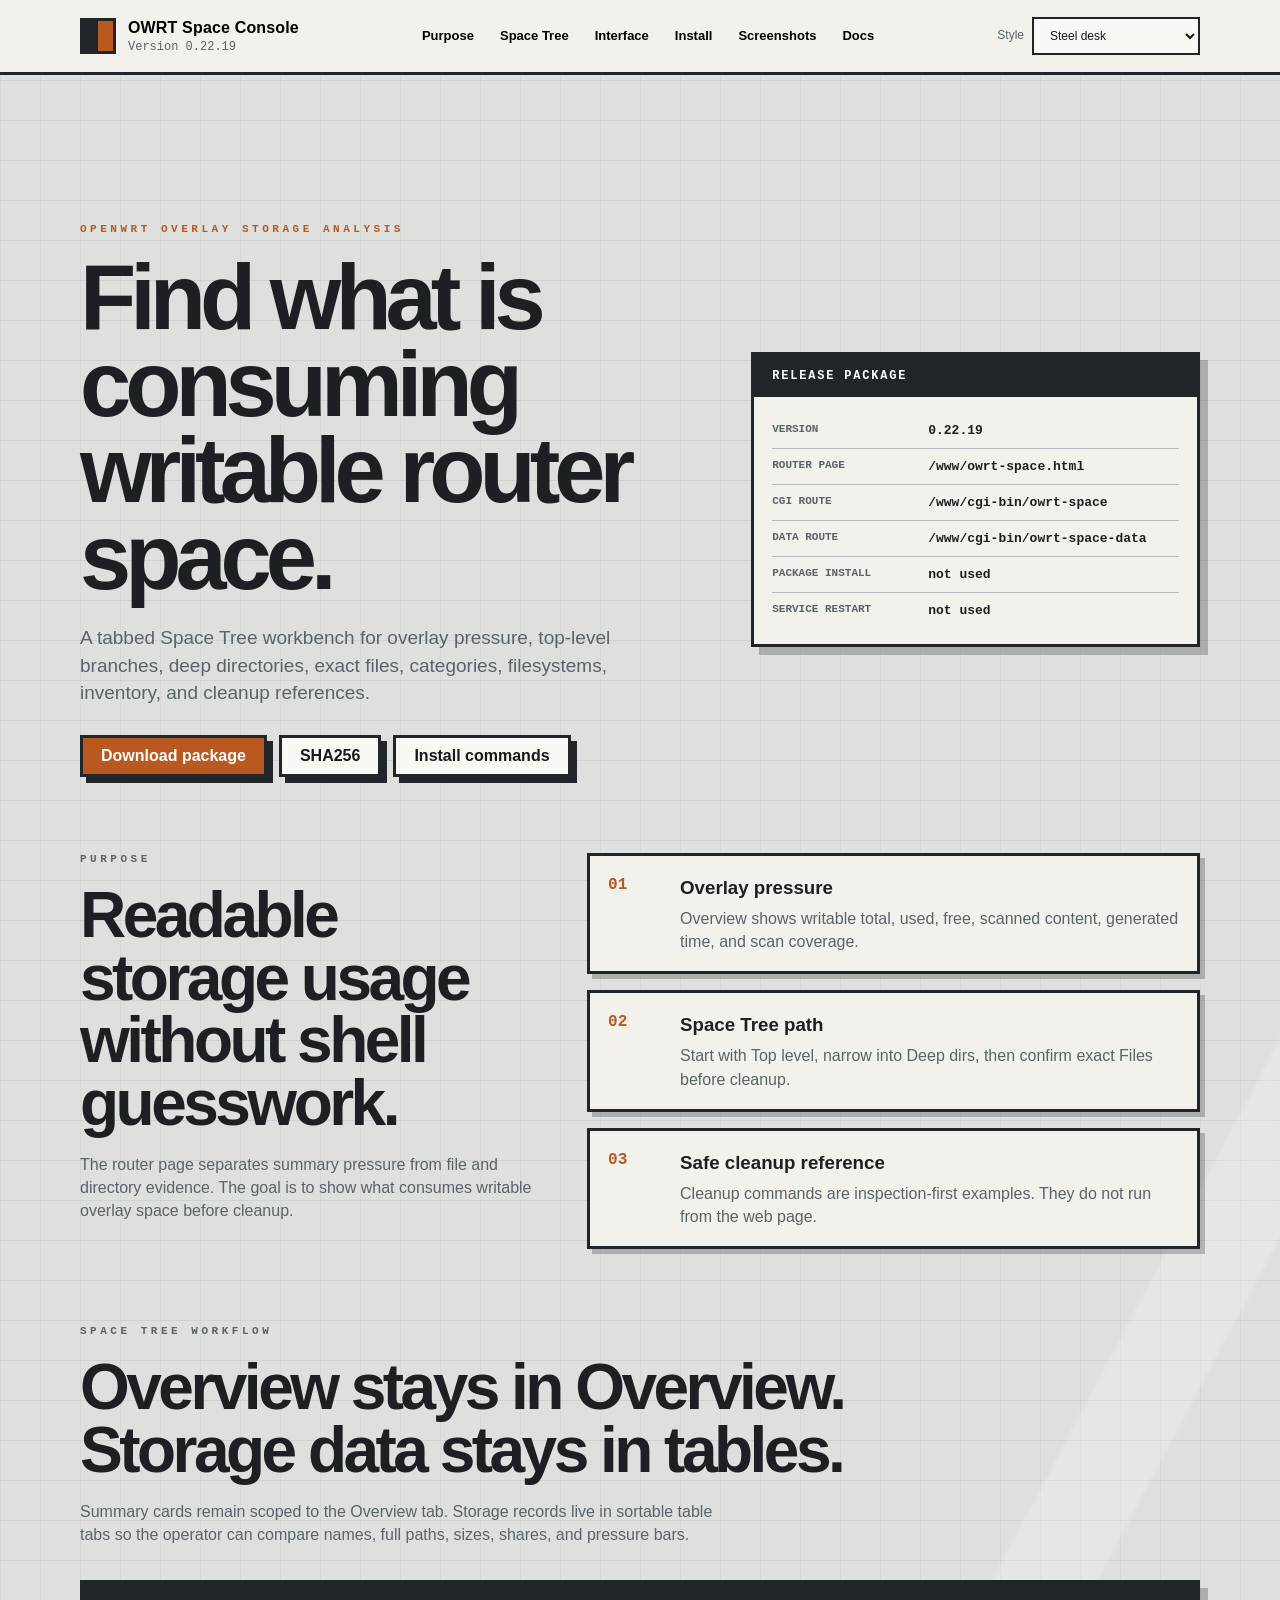
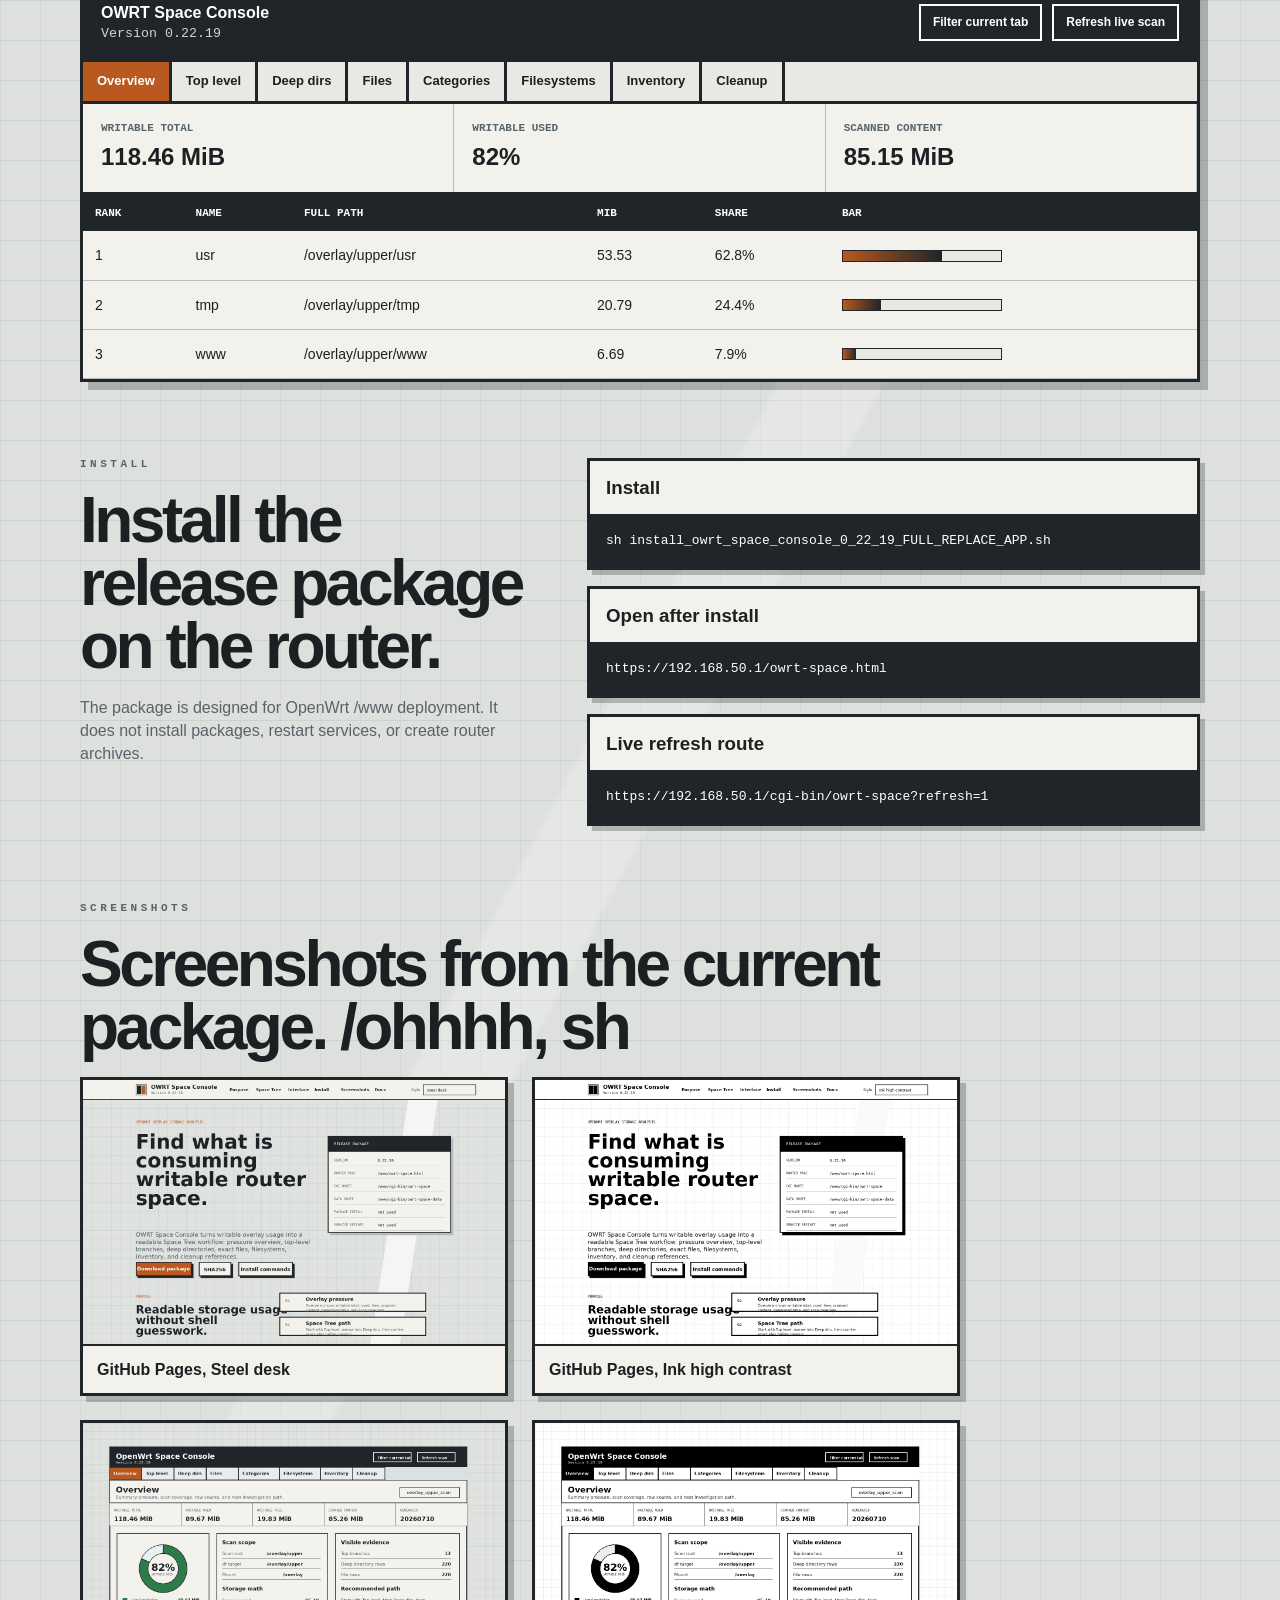
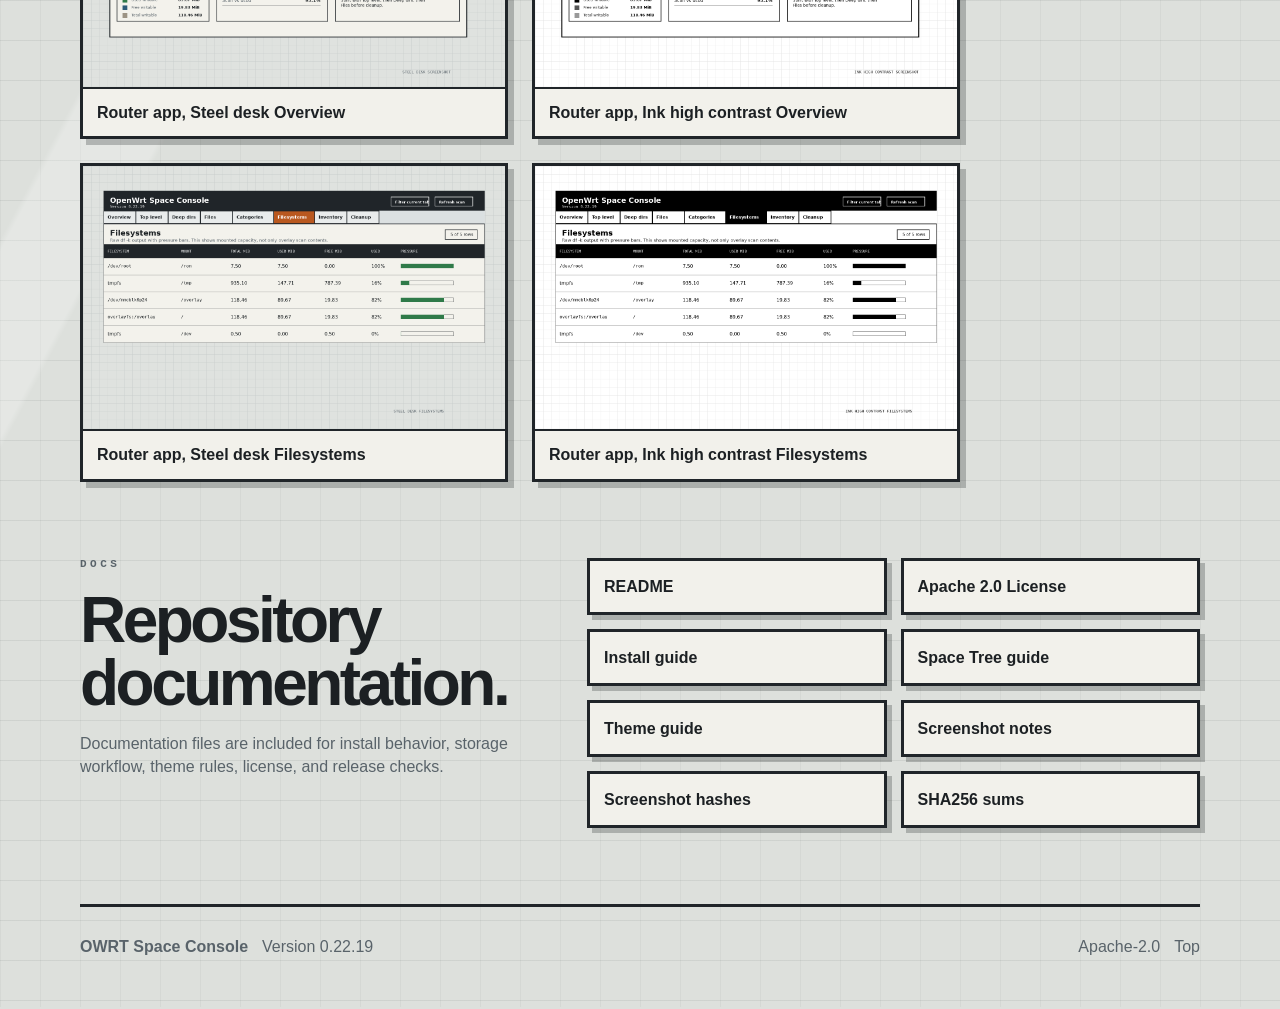
<file: index.html>
<!doctype html>
<html lang="en" data-theme="steel-desk">
<head>
  <meta charset="utf-8">
  <meta name="viewport" content="width=device-width, initial-scale=1">
  <title>OWRT Space Console 0.22.19</title>
  <meta name="description" content="OWRT Space Console is an OpenWrt writable overlay storage inspection interface with a tabbed Space Tree workflow.">
  <link rel="stylesheet" href="assets/css/site.css">
</head>
<body>
  <a class="skip-link" href="#main">Skip to content</a>
  <header class="site-header" id="top">
    <div class="header-inner">
      <a class="brand" href="#top" aria-label="OWRT Space Console home">
        <span class="brand-mark" aria-hidden="true"><span></span><span></span></span>
        <span class="brand-text"><strong>OWRT Space Console</strong><small>Version 0.22.19</small></span>
      </a>
      <nav class="site-nav" aria-label="Page sections">
        <a href="#purpose">Purpose</a>
        <a href="#space-tree">Space Tree</a>
        <a href="#interface">Interface</a>
        <a href="#install">Install</a>
        <a href="#screenshots">Screenshots</a>
        <a href="#docs">Docs</a>
      </nav>
      <label class="theme-control"><span>Style</span><select id="themeSelect" aria-label="GitHub Pages color style"><option value="steel-desk">Steel desk</option><option value="ink-high-contrast">Ink high contrast</option></select></label>
    </div>
  </header>

  <main id="main">
    <section class="hero section-band" aria-labelledby="hero-title">
      <div class="hero-copy">
        <p class="eyebrow">OpenWrt overlay storage analysis</p>
        <h1 id="hero-title">Find what is consuming writable router space.</h1>
        <p class="lead">A tabbed Space Tree workbench for overlay pressure, top-level branches, deep directories, exact files, categories, filesystems, inventory, and cleanup references.</p>
        <div class="actions">
          <a class="button primary" href="downloads/OWRT_SpaceConsole_0.22.19_full_replace_app_code.zip">Download package</a>
          <a class="button" href="downloads/OWRT_SpaceConsole_0.22.19_full_replace_app_code.sha256.txt">SHA256</a>
          <a class="button" href="#install">Install commands</a>
        </div>
      </div>
      <aside class="install-ticket" aria-label="Package facts">
        <div class="ticket-head">Release package</div>
        <dl>
          <div><dt>version</dt><dd>0.22.19</dd></div>
          <div><dt>router page</dt><dd>/www/owrt-space.html</dd></div>
          <div><dt>cgi route</dt><dd>/www/cgi-bin/owrt-space</dd></div>
          <div><dt>data route</dt><dd>/www/cgi-bin/owrt-space-data</dd></div>
          <div><dt>package install</dt><dd>not used</dd></div>
          <div><dt>service restart</dt><dd>not used</dd></div>
        </dl>
      </aside>
    </section>

    <section class="section purpose" id="purpose" aria-labelledby="purpose-title">
      <div class="section-copy">
        <p class="eyebrow">Purpose</p>
        <h2 id="purpose-title">Readable storage usage without shell guesswork.</h2>
        <p>The router page separates summary pressure from file and directory evidence. The goal is to show what consumes writable overlay space before cleanup.</p>
      </div>
      <div class="step-list">
        <article><b>01</b><div><h3>Overlay pressure</h3><p>Overview shows writable total, used, free, scanned content, generated time, and scan coverage.</p></div></article>
        <article><b>02</b><div><h3>Space Tree path</h3><p>Start with Top level, narrow into Deep dirs, then confirm exact Files before cleanup.</p></div></article>
        <article><b>03</b><div><h3>Safe cleanup reference</h3><p>Cleanup commands are inspection-first examples. They do not run from the web page.</p></div></article>
      </div>
    </section>

    <section class="section" id="space-tree" aria-labelledby="space-tree-title">
      <div class="section-copy wide-copy">
        <p class="eyebrow">Space Tree workflow</p>
        <h2 id="space-tree-title">Overview stays in Overview. Storage data stays in tables.</h2>
        <p>Summary cards remain scoped to the Overview tab. Storage records live in sortable table tabs so the operator can compare names, full paths, sizes, shares, and pressure bars.</p>
      </div>
      <div class="app-preview" aria-label="Router application preview">
        <div class="app-preview-head"><div><strong>OWRT Space Console</strong><small>Version 0.22.19</small></div><div class="preview-actions"><span>Filter current tab</span><span>Refresh live scan</span></div></div>
        <div class="preview-tabs"><span class="active">Overview</span><span>Top level</span><span>Deep dirs</span><span>Files</span><span>Categories</span><span>Filesystems</span><span>Inventory</span><span>Cleanup</span></div>
        <div class="preview-metrics"><div><small>Writable total</small><strong>118.46 MiB</strong></div><div><small>Writable used</small><strong>82%</strong></div><div><small>Scanned content</small><strong>85.15 MiB</strong></div></div>
        <table class="preview-table"><thead><tr><th>Rank</th><th>Name</th><th>Full path</th><th>MiB</th><th>Share</th><th>Bar</th></tr></thead><tbody><tr><td>1</td><td>usr</td><td>/overlay/upper/usr</td><td>53.53</td><td>62.8%</td><td><i style="--w:63%"></i></td></tr><tr><td>2</td><td>tmp</td><td>/overlay/upper/tmp</td><td>20.79</td><td>24.4%</td><td><i style="--w:24%"></i></td></tr><tr><td>3</td><td>www</td><td>/overlay/upper/www</td><td>6.69</td><td>7.9%</td><td><i style="--w:8%"></i></td></tr></tbody></table>
      </div>
    </section>

    <section class="section install" id="install" aria-labelledby="install-title">
      <div class="section-copy"><p class="eyebrow">Install</p><h2 id="install-title">Install the release package on the router.</h2><p>The package is designed for OpenWrt /www deployment. It does not install packages, restart services, or create router archives.</p></div>
      <div class="command-stack"><article><h3>Install</h3><pre><code>sh install_owrt_space_console_0_22_19_FULL_REPLACE_APP.sh</code></pre></article><article><h3>Open after install</h3><pre><code>https://192.168.50.1/owrt-space.html</code></pre></article><article><h3>Live refresh route</h3><pre><code>https://192.168.50.1/cgi-bin/owrt-space?refresh=1</code></pre></article></div>
    </section>

    <section class="section screenshots" id="screenshots" aria-labelledby="screenshots-title">
      <div class="section-copy wide-copy"><p class="eyebrow">Screenshots</p><h2 id="screenshots-title">Screenshots from the current package. /ohhhh, sh </behave></h2><p></p><div>
      <div class="screenshot-grid">
        <figure><img src="assets/screenshots/verified-github-pages-steel-desk-home.png" alt="GitHub Pages home in Steel desk theme"><figcaption>GitHub Pages, Steel desk</figcaption></figure>
        <figure><img src="assets/screenshots/verified-github-pages-ink-high-contrast-home.png" alt="GitHub Pages home in Ink high contrast theme"><figcaption>GitHub Pages, Ink high contrast</figcaption></figure>
        <figure><img src="assets/screenshots/verified-router-steel-desk-overview.png" alt="Router application Overview in Steel desk theme"><figcaption>Router app, Steel desk Overview</figcaption></figure>
        <figure><img src="assets/screenshots/verified-router-ink-high-contrast-overview.png" alt="Router application Overview in Ink high contrast theme"><figcaption>Router app, Ink high contrast Overview</figcaption></figure>
        <figure><img src="assets/screenshots/verified-router-steel-desk-filesystems.png" alt="Router application Filesystems in Steel desk theme"><figcaption>Router app, Steel desk Filesystems</figcaption></figure>
        <figure><img src="assets/screenshots/verified-router-ink-high-contrast-filesystems.png" alt="Router application Filesystems in Ink high contrast theme"><figcaption>Router app, Ink high contrast Filesystems</figcaption></figure>
      </div>
    </section>

    <section class="section docs" id="docs" aria-labelledby="docs-title">
      <div class="section-copy"><p class="eyebrow">Docs</p><h2 id="docs-title">Repository documentation.</h2><p>Documentation files are included for install behavior, storage workflow, theme rules, license, and release checks.</p></div>
      <div class="doc-grid"><a href="README.md">README</a><a href="LICENSE">Apache 2.0 License</a><a href="docs/INSTALL.md">Install guide</a><a href="docs/SPACE_TREE_USAGE_GUIDE.md">Space Tree guide</a><a href="docs/THEMES.md">Theme guide</a><a href="docs/SCREENSHOTS.md">Screenshot notes</a><a href="docs/SCREENSHOT_SHA256SUMS.txt">Screenshot hashes</a><a href="docs/SHA256SUMS.txt">SHA256 sums</a></div>
    </section>
  </main>

  <footer class="site-footer"><div><strong>OWRT Space Console</strong><span>Version 0.22.19</span></div><div><span>Apache-2.0</span><a href="#top">Top</a></div></footer>
  <script src="assets/js/site.js"></script>
</body>
</html>
</file>
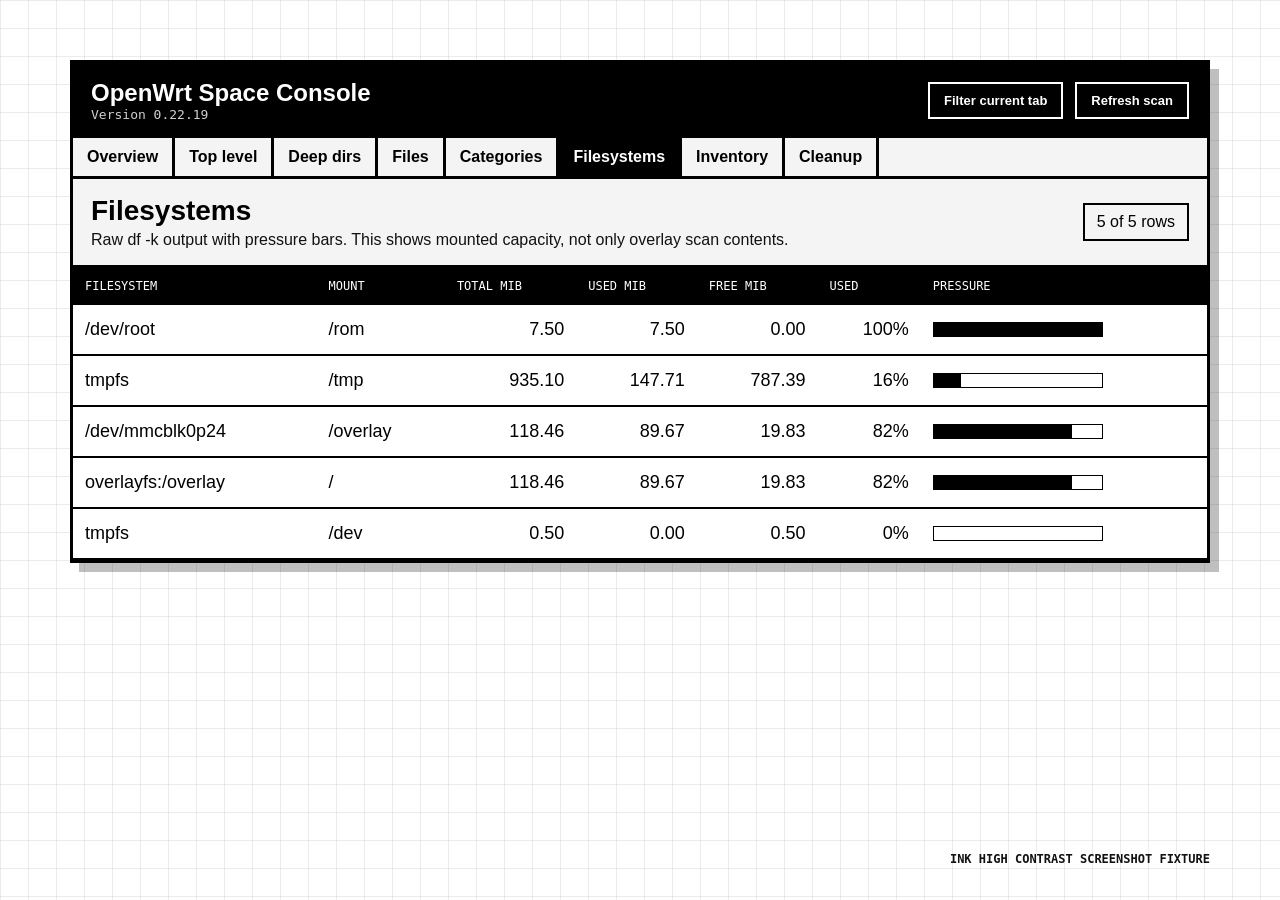
<file: assets/screenshot-fixtures/router-ink-filesystems.html>
<!doctype html><html><head><meta charset="utf-8"><meta name="viewport" content="width=device-width,initial-scale=1"><title>Ink high contrast filesystems</title><link rel="stylesheet" href="app-fixture.css"></head><body class="ink fs"><div class="stage"><div class="app"><div class="top"><div class="title"><strong>OpenWrt Space Console</strong><small>Version 0.22.19</small></div><div class="actions"><span>Filter current tab</span><span>Refresh scan</span></div></div><div class="tabs"><span class="">Overview</span><span>Top level</span><span>Deep dirs</span><span>Files</span><span>Categories</span><span class="active">Filesystems</span><span>Inventory</span><span>Cleanup</span></div><div class="panelHead"><div><h1>Filesystems</h1><div class="sub">Raw df -k output with pressure bars. This shows mounted capacity, not only overlay scan contents.</div></div><span class="pill">5 of 5 rows</span></div><table><thead><tr><th>Filesystem</th><th>Mount</th><th>Total MiB</th><th>Used MiB</th><th>Free MiB</th><th>Used</th><th>Pressure</th></tr></thead><tbody><tr><td>/dev/root</td><td>/rom</td><td class="num">7.50</td><td class="num">7.50</td><td class="num">0.00</td><td class="num">100%</td><td><i class="bar"><span style="width:100%"></span></i></td></tr><tr><td>tmpfs</td><td>/tmp</td><td class="num">935.10</td><td class="num">147.71</td><td class="num">787.39</td><td class="num">16%</td><td><i class="bar"><span style="width:16%"></span></i></td></tr><tr><td>/dev/mmcblk0p24</td><td>/overlay</td><td class="num">118.46</td><td class="num">89.67</td><td class="num">19.83</td><td class="num">82%</td><td><i class="bar"><span style="width:82%"></span></i></td></tr><tr><td>overlayfs:/overlay</td><td>/</td><td class="num">118.46</td><td class="num">89.67</td><td class="num">19.83</td><td class="num">82%</td><td><i class="bar"><span style="width:82%"></span></i></td></tr><tr><td>tmpfs</td><td>/dev</td><td class="num">0.50</td><td class="num">0.00</td><td class="num">0.50</td><td class="num">0%</td><td><i class="bar"><span style="width:0%"></span></i></td></tr></tbody></table></div><div class="theme-label">Ink high contrast screenshot fixture</div></div></body></html>
</file>
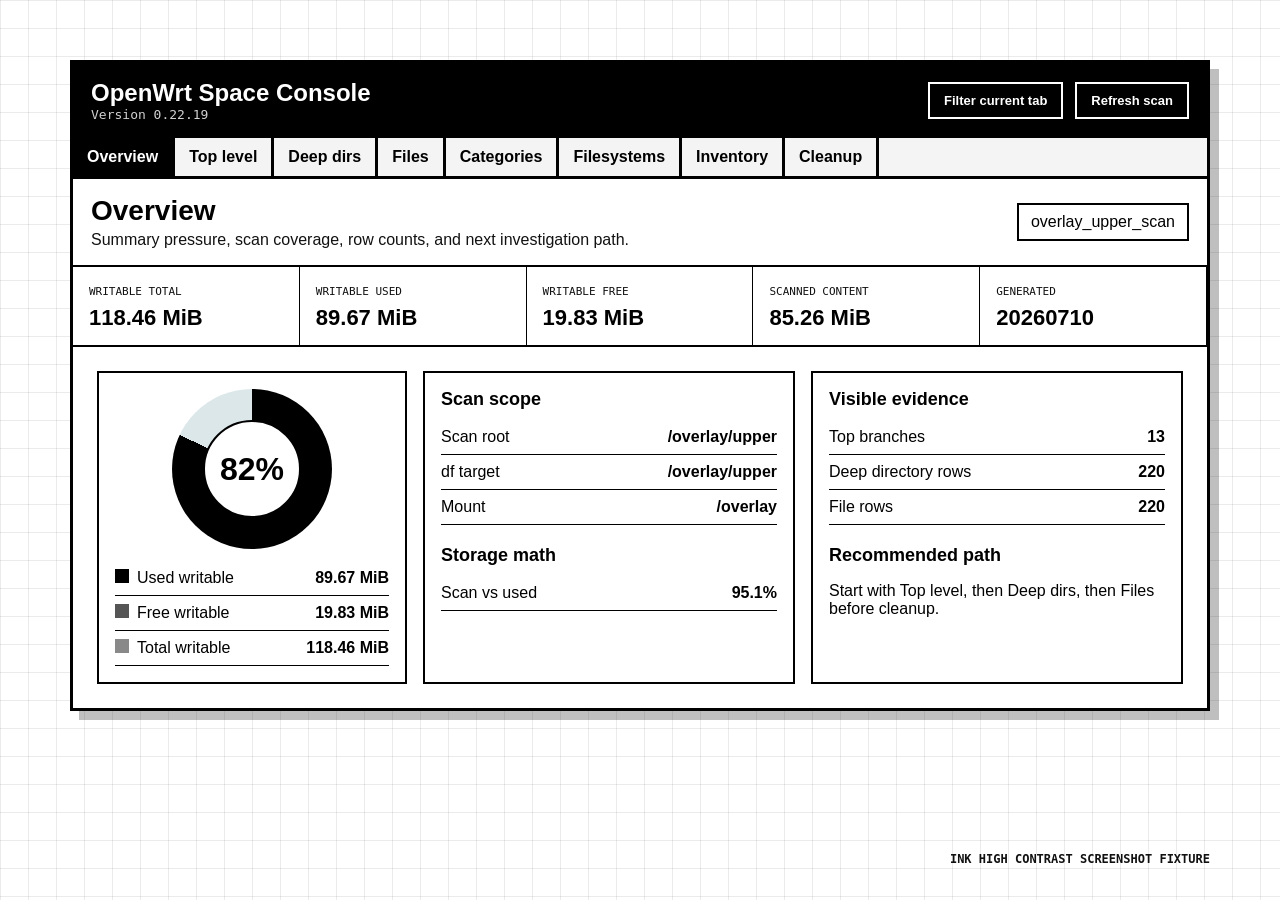
<file: assets/screenshot-fixtures/router-ink-overview.html>
<!doctype html><html><head><meta charset="utf-8"><meta name="viewport" content="width=device-width,initial-scale=1"><title>Ink high contrast overview</title><link rel="stylesheet" href="app-fixture.css"></head><body class="ink"><div class="stage"><div class="app"><div class="top"><div class="title"><strong>OpenWrt Space Console</strong><small>Version 0.22.19</small></div><div class="actions"><span>Filter current tab</span><span>Refresh scan</span></div></div><div class="tabs"><span class="active">Overview</span><span>Top level</span><span>Deep dirs</span><span>Files</span><span>Categories</span><span class="">Filesystems</span><span>Inventory</span><span>Cleanup</span></div><div class="panelHead"><div><h1>Overview</h1><div class="sub">Summary pressure, scan coverage, row counts, and next investigation path.</div></div><span class="pill">overlay_upper_scan</span></div><div class="metrics"><div class="metric"><small>Writable total</small><b>118.46 MiB</b></div><div class="metric"><small>Writable used</small><b>89.67 MiB</b></div><div class="metric"><small>Writable free</small><b>19.83 MiB</b></div><div class="metric"><small>Scanned content</small><b>85.26 MiB</b></div><div class="metric"><small>Generated</small><b>20260710</b></div></div><div class="bodygrid"><div class="card"><div class="donut"></div><div class="legend"><div><span><i></i>Used writable</span><b>89.67 MiB</b></div><div><span><i class="free"></i>Free writable</span><b>19.83 MiB</b></div><div><span><i class="total"></i>Total writable</span><b>118.46 MiB</b></div></div></div><div class="card"><h2>Scan scope</h2><div class="line"><span>Scan root</span><b>/overlay/upper</b></div><div class="line"><span>df target</span><b>/overlay/upper</b></div><div class="line"><span>Mount</span><b>/overlay</b></div><h2 style="margin-top:20px">Storage math</h2><div class="line"><span>Scan vs used</span><b>95.1%</b></div></div><div class="card"><h2>Visible evidence</h2><div class="line"><span>Top branches</span><b>13</b></div><div class="line"><span>Deep directory rows</span><b>220</b></div><div class="line"><span>File rows</span><b>220</b></div><h2 style="margin-top:20px">Recommended path</h2><p>Start with Top level, then Deep dirs, then Files before cleanup.</p></div></div></div><div class="theme-label">Ink high contrast screenshot fixture</div></div></body></html>
</file>
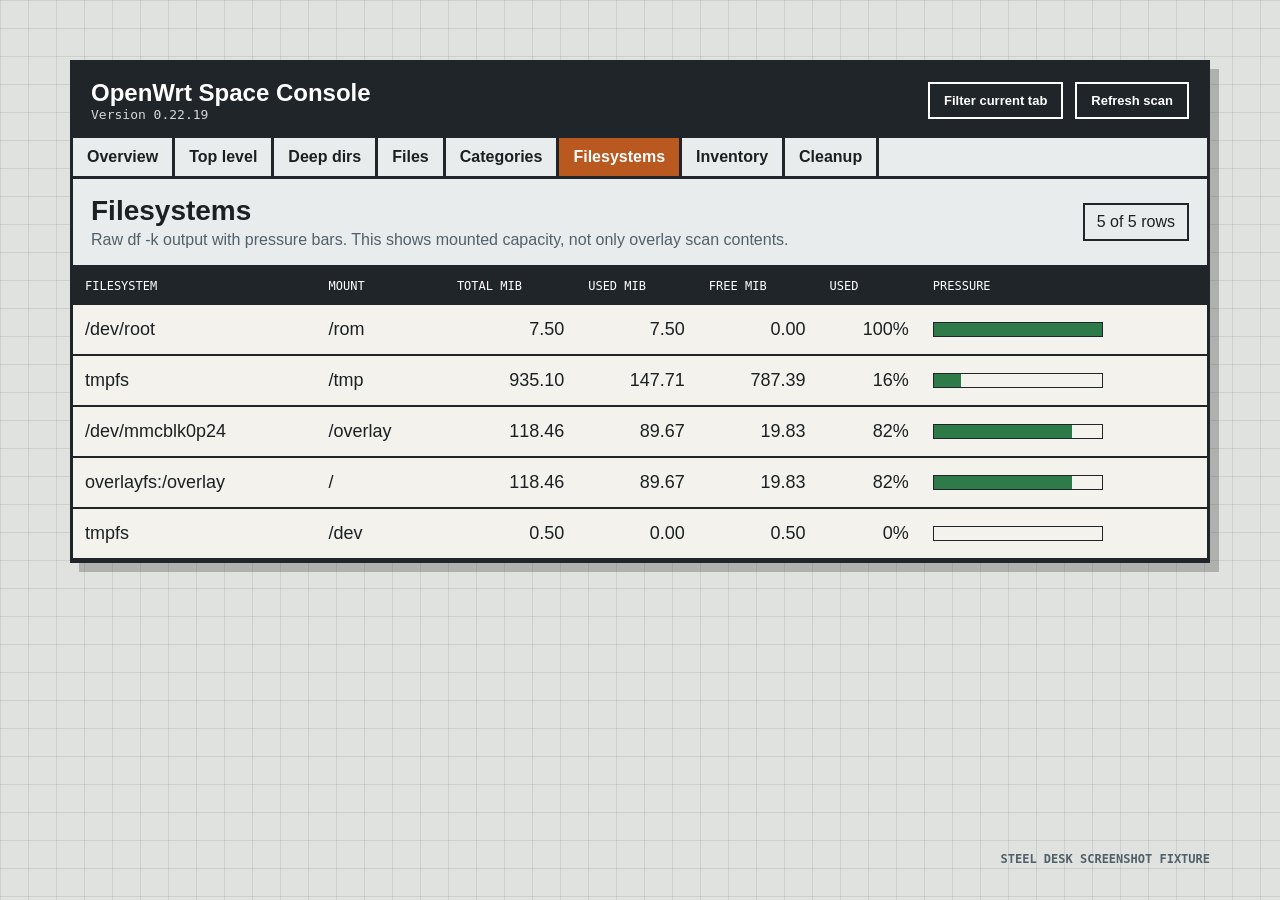
<file: assets/screenshot-fixtures/router-steel-filesystems.html>
<!doctype html><html><head><meta charset="utf-8"><meta name="viewport" content="width=device-width,initial-scale=1"><title>Steel desk filesystems</title><link rel="stylesheet" href="app-fixture.css"></head><body class="steel fs"><div class="stage"><div class="app"><div class="top"><div class="title"><strong>OpenWrt Space Console</strong><small>Version 0.22.19</small></div><div class="actions"><span>Filter current tab</span><span>Refresh scan</span></div></div><div class="tabs"><span class="">Overview</span><span>Top level</span><span>Deep dirs</span><span>Files</span><span>Categories</span><span class="active">Filesystems</span><span>Inventory</span><span>Cleanup</span></div><div class="panelHead"><div><h1>Filesystems</h1><div class="sub">Raw df -k output with pressure bars. This shows mounted capacity, not only overlay scan contents.</div></div><span class="pill">5 of 5 rows</span></div><table><thead><tr><th>Filesystem</th><th>Mount</th><th>Total MiB</th><th>Used MiB</th><th>Free MiB</th><th>Used</th><th>Pressure</th></tr></thead><tbody><tr><td>/dev/root</td><td>/rom</td><td class="num">7.50</td><td class="num">7.50</td><td class="num">0.00</td><td class="num">100%</td><td><i class="bar"><span style="width:100%"></span></i></td></tr><tr><td>tmpfs</td><td>/tmp</td><td class="num">935.10</td><td class="num">147.71</td><td class="num">787.39</td><td class="num">16%</td><td><i class="bar"><span style="width:16%"></span></i></td></tr><tr><td>/dev/mmcblk0p24</td><td>/overlay</td><td class="num">118.46</td><td class="num">89.67</td><td class="num">19.83</td><td class="num">82%</td><td><i class="bar"><span style="width:82%"></span></i></td></tr><tr><td>overlayfs:/overlay</td><td>/</td><td class="num">118.46</td><td class="num">89.67</td><td class="num">19.83</td><td class="num">82%</td><td><i class="bar"><span style="width:82%"></span></i></td></tr><tr><td>tmpfs</td><td>/dev</td><td class="num">0.50</td><td class="num">0.00</td><td class="num">0.50</td><td class="num">0%</td><td><i class="bar"><span style="width:0%"></span></i></td></tr></tbody></table></div><div class="theme-label">Steel desk screenshot fixture</div></div></body></html>
</file>
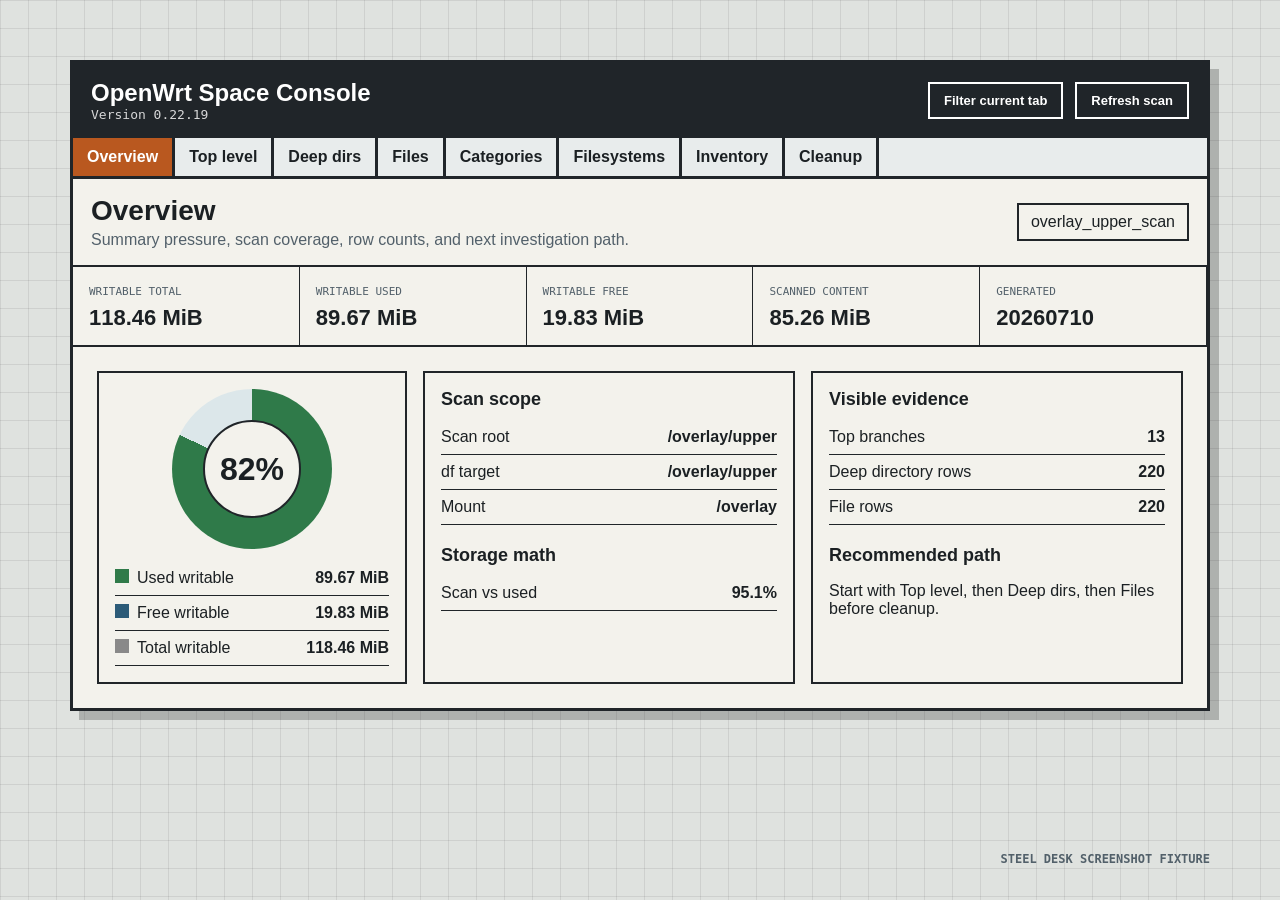
<file: assets/screenshot-fixtures/router-steel-overview.html>
<!doctype html><html><head><meta charset="utf-8"><meta name="viewport" content="width=device-width,initial-scale=1"><title>Steel desk overview</title><link rel="stylesheet" href="app-fixture.css"></head><body class="steel"><div class="stage"><div class="app"><div class="top"><div class="title"><strong>OpenWrt Space Console</strong><small>Version 0.22.19</small></div><div class="actions"><span>Filter current tab</span><span>Refresh scan</span></div></div><div class="tabs"><span class="active">Overview</span><span>Top level</span><span>Deep dirs</span><span>Files</span><span>Categories</span><span class="">Filesystems</span><span>Inventory</span><span>Cleanup</span></div><div class="panelHead"><div><h1>Overview</h1><div class="sub">Summary pressure, scan coverage, row counts, and next investigation path.</div></div><span class="pill">overlay_upper_scan</span></div><div class="metrics"><div class="metric"><small>Writable total</small><b>118.46 MiB</b></div><div class="metric"><small>Writable used</small><b>89.67 MiB</b></div><div class="metric"><small>Writable free</small><b>19.83 MiB</b></div><div class="metric"><small>Scanned content</small><b>85.26 MiB</b></div><div class="metric"><small>Generated</small><b>20260710</b></div></div><div class="bodygrid"><div class="card"><div class="donut"></div><div class="legend"><div><span><i></i>Used writable</span><b>89.67 MiB</b></div><div><span><i class="free"></i>Free writable</span><b>19.83 MiB</b></div><div><span><i class="total"></i>Total writable</span><b>118.46 MiB</b></div></div></div><div class="card"><h2>Scan scope</h2><div class="line"><span>Scan root</span><b>/overlay/upper</b></div><div class="line"><span>df target</span><b>/overlay/upper</b></div><div class="line"><span>Mount</span><b>/overlay</b></div><h2 style="margin-top:20px">Storage math</h2><div class="line"><span>Scan vs used</span><b>95.1%</b></div></div><div class="card"><h2>Visible evidence</h2><div class="line"><span>Top branches</span><b>13</b></div><div class="line"><span>Deep directory rows</span><b>220</b></div><div class="line"><span>File rows</span><b>220</b></div><h2 style="margin-top:20px">Recommended path</h2><p>Start with Top level, then Deep dirs, then Files before cleanup.</p></div></div></div><div class="theme-label">Steel desk screenshot fixture</div></div></body></html>
</file>
<file: assets/css/site.css>
:root {
  --page: #dde0dc;
  --paper: #f2f1eb;
  --paper2: #e8e9e4;
  --ink: #1c2023;
  --muted: #59636a;
  --line: #202529;
  --line2: #b8bebf;
  --accent: #b9581f;
  --accentText: #ffffff;
  --header: #f2f1eb;
  --headerText: #000000;
  --tableHead: #202529;
  --tableHeadText: #ffffff;
  --control: #f8f8f5;
  --controlText: #15191c;
  --shadow: rgba(15, 18, 20, 0.24);
  --grid1: rgba(25, 31, 35, 0.07);
  --grid2: rgba(25, 31, 35, 0.04);
  --diag: rgba(255, 255, 255, 0.24);
  --radius: 0;
}

html[data-theme="ink-high-contrast"] {
  --page: #ffffff;
  --paper: #ffffff;
  --paper2: #f5f5f5;
  --ink: #000000;
  --muted: #222222;
  --line: #000000;
  --line2: #8a8a8a;
  --accent: #000000;
  --accentText: #ffffff;
  --header: #ffffff;
  --headerText: #000000;
  --tableHead: #000000;
  --tableHeadText: #ffffff;
  --control: #ffffff;
  --controlText: #000000;
  --shadow: rgba(0, 0, 0, 0.25);
  --grid1: rgba(0, 0, 0, 0.075);
  --grid2: rgba(0, 0, 0, 0.038);
  --diag: rgba(0, 0, 0, 0.04);
}

* { box-sizing: border-box; }
html { scroll-behavior: smooth; }
body {
  margin: 0;
  min-height: 100vh;
  color: var(--ink);
  background:
    linear-gradient(118deg, transparent 0 52%, var(--diag) 52.2% 55%, transparent 55.2% 100%),
    linear-gradient(var(--grid1) 1px, transparent 1px),
    linear-gradient(90deg, var(--grid2) 1px, transparent 1px),
    var(--page);
  background-size: auto, 40px 40px, 40px 40px, auto;
  font-family: Arial, Helvetica, sans-serif;
  line-height: 1.45;
}

a { color: inherit; text-decoration: none; }
img { display: block; max-width: 100%; }
.skip-link { position: absolute; left: -999px; top: 8px; background: var(--paper); color: var(--ink); border: 2px solid var(--line); padding: 8px 12px; z-index: 20; }
.skip-link:focus { left: 8px; }

.site-header {
  position: sticky;
  top: 0;
  z-index: 10;
  background: var(--header);
  color: var(--headerText);
  border-bottom: 3px solid var(--line);
}
.header-inner {
  width: min(1120px, calc(100% - 40px));
  margin: 0 auto;
  display: grid;
  grid-template-columns: auto 1fr auto;
  gap: 28px;
  align-items: center;
  min-height: 72px;
}
.brand { display: inline-flex; align-items: center; gap: 12px; }
.brand-mark { width: 36px; height: 36px; border: 3px solid var(--line); display: grid; grid-template-columns: 1fr 1fr; background: var(--paper); }
.brand-mark span:first-child { background: var(--line); }
.brand-mark span:last-child { background: var(--accent); }
.brand-text strong { display: block; font-size: 16px; letter-spacing: 0.01em; }
.brand-text small { display: block; font-family: Consolas, monospace; font-size: 12px; color: var(--muted); }
.site-nav { display: flex; justify-content: center; gap: 26px; font-size: 13px; font-weight: 800; }
.theme-control { display: inline-flex; align-items: center; gap: 8px; font-size: 12px; color: var(--muted); }
.theme-control select { border: 2px solid var(--line); background: var(--control); color: var(--controlText); padding: 9px 38px 9px 12px; font: inherit; min-width: 168px; }

main, .site-footer { width: min(1120px, calc(100% - 40px)); margin: 0 auto; }
.section-band, .section { margin: 76px 0; }
.hero { display: grid; grid-template-columns: minmax(0, 1.15fr) minmax(320px, 0.85fr); gap: 64px; align-items: center; padding-top: 72px; }
.eyebrow { margin: 0 0 18px; color: var(--accent); text-transform: uppercase; letter-spacing: 0.32em; font: 800 11px/1.2 Consolas, monospace; }
h1, h2, h3, p { margin-top: 0; }
h1 { max-width: 670px; margin-bottom: 24px; font-size: clamp(54px, 7.8vw, 92px); line-height: 0.94; letter-spacing: -0.065em; }
.lead { max-width: 660px; color: var(--muted); font-size: 19px; }
.actions { display: flex; flex-wrap: wrap; gap: 12px; margin-top: 28px; }
.button { display: inline-flex; align-items: center; justify-content: center; min-height: 42px; padding: 0 18px; border: 3px solid var(--line); background: var(--control); color: var(--controlText); font-weight: 900; box-shadow: 6px 6px 0 var(--line); }
.button.primary { background: var(--accent); color: var(--accentText); }
.install-ticket { border: 3px solid var(--line); background: var(--paper); box-shadow: 8px 8px 0 var(--shadow); }
.ticket-head { padding: 14px 18px; background: var(--tableHead); color: var(--tableHeadText); text-transform: uppercase; letter-spacing: 0.15em; font: 900 12px Consolas, monospace; }
.install-ticket dl { margin: 0; padding: 16px 18px; }
.install-ticket dl div { display: grid; grid-template-columns: 140px 1fr; gap: 16px; border-bottom: 1px solid var(--line2); padding: 10px 0; }
.install-ticket dl div:last-child { border-bottom: 0; }
dt { color: var(--muted); text-transform: uppercase; font: 800 11px Consolas, monospace; }
dd { margin: 0; font: 800 13px Consolas, monospace; }

.purpose, .install, .docs { display: grid; grid-template-columns: minmax(260px, 0.85fr) minmax(0, 1.15fr); gap: 54px; align-items: start; }
.section-copy h2, .wide-copy h2 { font-size: clamp(40px, 5vw, 64px); line-height: 0.98; letter-spacing: -0.055em; margin-bottom: 18px; }
.section-copy p, .wide-copy p { color: var(--muted); max-width: 640px; }
.wide-copy { max-width: 880px; }
.step-list, .command-stack { display: grid; gap: 16px; }
.step-list article, .command-stack article, .doc-grid a { border: 3px solid var(--line); background: var(--paper); box-shadow: 5px 5px 0 var(--shadow); }
.step-list article { display: grid; grid-template-columns: 54px 1fr; gap: 18px; padding: 18px; }
.step-list b { color: var(--accent); font-family: Consolas, monospace; }
.step-list h3 { margin-bottom: 6px; }
.step-list p { margin-bottom: 0; color: var(--muted); }

.app-preview { margin-top: 34px; border: 3px solid var(--line); background: var(--paper); box-shadow: 8px 8px 0 var(--shadow); overflow: hidden; }
.app-preview-head { display: flex; justify-content: space-between; gap: 20px; align-items: center; padding: 18px; background: var(--tableHead); color: var(--tableHeadText); }
.app-preview-head small { display: block; color: var(--tableHeadText); opacity: .8; font-family: Consolas, monospace; }
.preview-actions { display: flex; gap: 10px; }
.preview-actions span { border: 2px solid currentColor; padding: 8px 12px; font-size: 12px; font-weight: 800; }
.preview-tabs { display: flex; flex-wrap: wrap; background: var(--paper2); border-bottom: 3px solid var(--line); }
.preview-tabs span { padding: 10px 14px; border-right: 3px solid var(--line); font-weight: 900; font-size: 13px; }
.preview-tabs .active { background: var(--accent); color: var(--accentText); }
.preview-metrics { display: grid; grid-template-columns: repeat(3, 1fr); border-bottom: 3px solid var(--line); }
.preview-metrics div { padding: 18px; border-right: 1px solid var(--line2); }
.preview-metrics small { display: block; color: var(--muted); text-transform: uppercase; font: 800 11px Consolas, monospace; }
.preview-metrics strong { display: block; margin-top: 6px; font-size: 24px; }
.preview-table { width: 100%; border-collapse: collapse; font-size: 14px; }
.preview-table th { background: var(--tableHead); color: var(--tableHeadText); text-align: left; padding: 12px; text-transform: uppercase; font: 800 11px Consolas, monospace; }
.preview-table td { padding: 14px 12px; border-bottom: 1px solid var(--line2); }
.preview-table i { display: block; width: 160px; height: 12px; border: 1px solid var(--line); background: var(--paper2); position: relative; }
.preview-table i:before { content: ''; position: absolute; inset: 0 auto 0 0; width: var(--w); background: linear-gradient(90deg, var(--accent), var(--line)); }

.command-stack pre { margin: 0; overflow-x: auto; padding: 16px; background: var(--tableHead); color: var(--tableHeadText); }
.command-stack h3 { margin: 0; padding: 13px 16px; border-bottom: 2px solid var(--line); }
.screenshots .wide-copy { margin-bottom: 30px; }
.screenshot-grid { display: grid; grid-template-columns: repeat(2, minmax(0, 1fr)); gap: 24px; }
.screenshot-grid figure { margin: 0; border: 3px solid var(--line); background: var(--paper); box-shadow: 6px 6px 0 var(--shadow); }
.screenshot-grid img { width: 100%; background: var(--paper); }
.screenshot-grid figcaption { padding: 12px 14px; border-top: 2px solid var(--line); font-weight: 900; }
.doc-grid { display: grid; grid-template-columns: repeat(2, minmax(0, 1fr)); gap: 14px; }
.doc-grid a { padding: 14px; font-weight: 900; }
.site-footer { border-top: 3px solid var(--line); padding: 28px 0 48px; display: flex; justify-content: space-between; gap: 20px; color: var(--muted); }
.site-footer div { display: flex; gap: 14px; }

@media (max-width: 980px) {
  .header-inner { grid-template-columns: 1fr; gap: 12px; padding: 14px 0; }
  .site-nav { justify-content: flex-start; flex-wrap: wrap; gap: 12px; }
  .hero, .purpose, .install, .docs { grid-template-columns: 1fr; gap: 32px; }
  h1 { font-size: clamp(48px, 12vw, 72px); }
  .screenshot-grid { grid-template-columns: 1fr; }
}
</file>
<file: assets/screenshot-fixtures/app-fixture.css>
:root {
  --bg:#dfe2df; --panel:#f3f2ec; --panel2:#e8ecec; --ink:#1b2023; --muted:#52606a; --line:#202529; --accent:#b9581f; --accentText:#fff; --head:#202529; --headText:#fff; --bar1:#2f7a49; --bar2:#2c5b78; --shadow:rgba(0,0,0,.22); --grid:rgba(0,0,0,.08);
}
body.ink { --bg:#fff; --panel:#fff; --panel2:#f4f4f4; --ink:#000; --muted:#111; --line:#000; --accent:#000; --accentText:#fff; --head:#000; --headText:#fff; --bar1:#000; --bar2:#555; --shadow:rgba(0,0,0,.25); --grid:rgba(0,0,0,.08); }
*{box-sizing:border-box} body{margin:0;background:linear-gradient(var(--grid) 1px,transparent 1px),linear-gradient(90deg,var(--grid) 1px,transparent 1px),var(--bg);background-size:28px 28px;color:var(--ink);font-family:Arial,Helvetica,sans-serif}.stage{width:1280px;height:800px;padding:60px 70px}.app{border:3px solid var(--line);background:var(--panel);box-shadow:9px 9px 0 var(--shadow);overflow:hidden}.top{display:flex;align-items:center;justify-content:space-between;background:var(--head);color:var(--headText);padding:16px 18px}.title strong{display:block;font-size:24px}.title small{display:block;font:13px Consolas,monospace;opacity:.82}.actions{display:flex;gap:12px}.actions span{border:2px solid currentColor;padding:9px 14px;font-weight:900;font-size:13px}.tabs{display:flex;flex-wrap:wrap;border-bottom:3px solid var(--line);background:var(--panel2)}.tabs span{padding:10px 14px;border-right:3px solid var(--line);font-weight:900}.tabs .active{background:var(--accent);color:var(--accentText)}.panelHead{display:flex;justify-content:space-between;align-items:center;padding:16px 18px;border-bottom:2px solid var(--line)}h1{font-size:28px;margin:0 0 4px}.sub{color:var(--muted)}.pill{border:2px solid var(--line);padding:8px 12px}.metrics{display:grid;grid-template-columns:repeat(5,1fr);border-bottom:2px solid var(--line)}.metric{padding:14px 16px;border-right:1px solid var(--line)}.metric small{text-transform:uppercase;color:var(--muted);font:11px Consolas,monospace}.metric b{display:block;font-size:22px;margin-top:6px}.bodygrid{display:grid;grid-template-columns:310px 1fr 1fr;gap:16px;padding:24px}.card{border:2px solid var(--line);background:var(--panel);padding:16px;min-height:180px}.donut{width:160px;height:160px;border-radius:50%;margin:0 auto 12px;background:conic-gradient(var(--bar1) 0 82%,#dce7ea 82% 100%);display:grid;place-items:center}.donut:before{content:'82%';width:94px;height:94px;border-radius:50%;background:var(--panel);border:2px solid var(--line);display:grid;place-items:center;font-size:32px;font-weight:900}.legend div,.line{display:flex;justify-content:space-between;gap:18px;border-bottom:1px solid var(--line);padding:8px 0}.legend i{width:14px;height:14px;background:var(--bar1);display:inline-block;margin-right:8px}.legend .free{background:var(--bar2)}.legend .total{background:#898989}.card h2{font-size:18px;margin:0 0 10px}table{width:100%;border-collapse:collapse;font-size:16px}th{background:var(--head);color:var(--headText);text-align:left;padding:12px;text-transform:uppercase;font:12px Consolas,monospace}td{padding:14px 12px;border-bottom:2px solid var(--line)}.num{text-align:right}.bar{height:15px;width:180px;border:1px solid var(--line);background:var(--panel);display:block}.bar span{display:block;height:100%;background:var(--bar1)}.fs .app{min-height:470px}.fs .panelHead{background:var(--panel2)}.fs table{font-size:18px}.fs .bar{width:170px}.theme-label{position:absolute;right:70px;bottom:34px;font:900 12px Consolas,monospace;text-transform:uppercase;color:var(--muted)}
</file>
